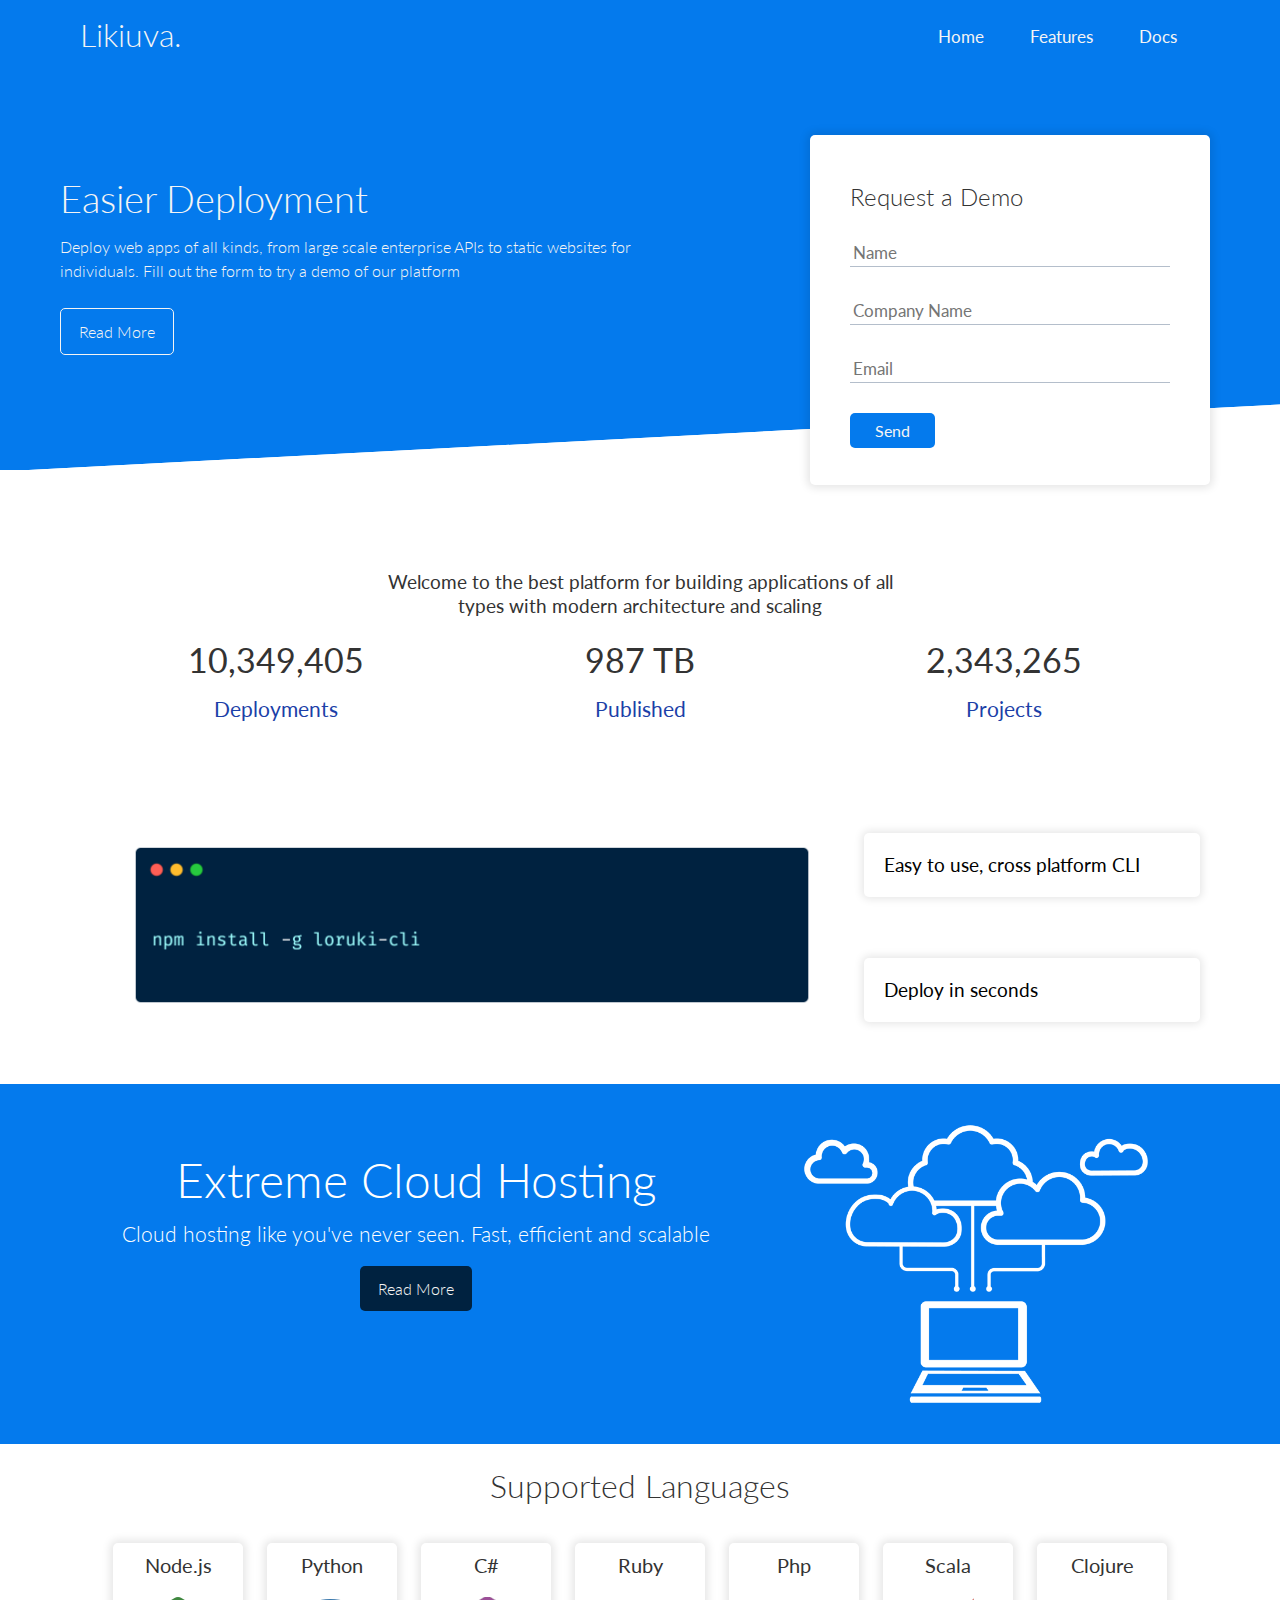
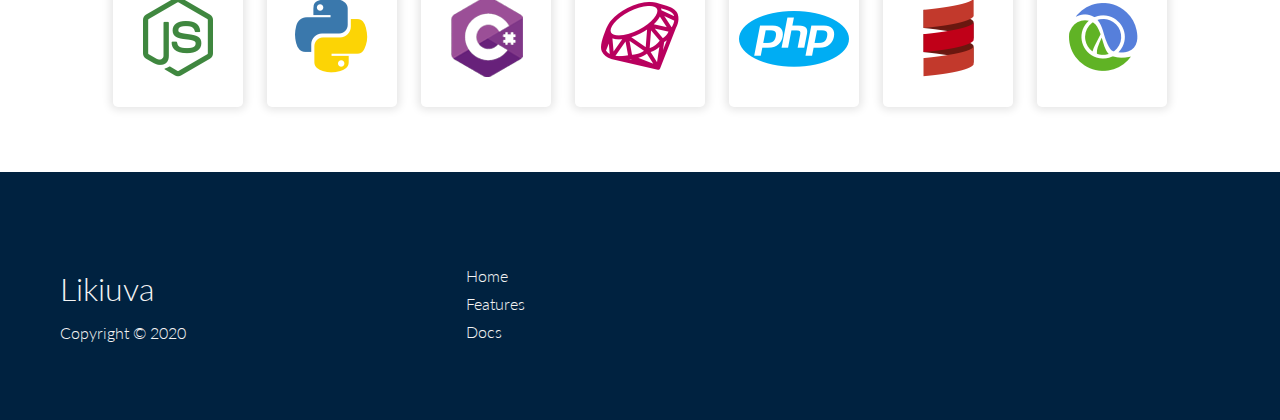
<file: index.html>
<!DOCTYPE html>
<html lang="en">

<head>
    <meta charset="UTF-8">
    <meta http-equiv="X-UA-Compatible" content="IE=edge">
    <meta name="viewport" content="width=device-width, initial-scale=1.0">
    <title>Likiuva</title>
    <link rel="stylesheet" href="css/style.css">

    <link rel="stylesheet" href="https://cdnjs.cloudflare.com/ajax/libs/font-awesome/5.15.3/css/all.min.css"
        integrity="sha512-iBBXm8fW90+nuLcSKlbmrPcLa0OT92xO1BIsZ+ywDWZCvqsWgccV3gFoRBv0z+8dLJgyAHIhR35VZc2oM/gI1w=="
        crossorigin="anonymous" />
</head>

<body>
    <!-- Header Section -->
    <div class="header">
        <div class="container flex">
            <div class="logo">Likiuva.</div>
            <div class="navbar flex">
                <a href="index.html">Home</a>
                <a href="features.html">Features</a>
                <a href="doc.html">Docs</a>
            </div>
        </div>
    </div>

    <!-- Showcase Section -->
    <section class="showcase">
        <div class="container flex">
            <div class="showcase-text">
                <h1 class="showcase-text-heading">
                    Easier Deployment
                </h1>
                <p class="showcase-text-para">
                    Deploy web apps of all kinds, from large scale enterprise APIs to static websites for individuals.
                    Fill out the form to try a demo of our platform
                </p>
                <button class="showcase-text-btn btn">
                    Read More
                </button>
            </div>
            <div class="showcase-form">
                <h2 class="showcase-form-heading">Request a Demo</h2>
                <input type="text" placeholder="Name" required>
                <input type="text" placeholder="Company Name" required>
                <input type="email" placeholder="Email" required>
                <button class="showcase-form-btn">Send</button>
            </div>
        </div>
    </section>

    <!-- Stats -->
    <section class="stats">
        <div class="container">
            <h3 class="stats-heading text-align">
                Welcome to the best platform for building applications of all types with modern
                architecture and scaling
            </h3>
            <div class="about-stats flex">
                <div class="deployment-stats">
                    <i class="fas fa-server text-align"></i>
                    <h3 class="text-align">10,349,405</h3>
                    <p class="secondary-text text-align">Deployments</p>
                </div>
                <div class="published-stats">
                    <i class="fas fa-upload text-align"></i>
                    <h3 class="text-align">987 TB</h3>
                    <p class="secondary-text text-align">Published</p>
                </div>
                <div class="project-stats">
                    <i class="fas fa-project-diagram text-align"></i>
                    <h3 class="text-align">2,343,265</h3>
                    <p class="secondary-text text-align">Projects</p>
                </div>
            </div>
        </div>
    </section>

    <!-- CLI -->
    <section class="cli">
        <div class="container flex">
            <div class="npm">
                <img width="550px" src="./images/cli.png" alt="npm">
            </div>
            <div class="cards">
                <div class="card">Easy to use, cross platform CLI</div>
                <div class="card">Deploy in seconds</div>
            </div>
        </div>
    </section>

    <!-- Cloud -->
    <section class="cloud">
        <div class="container flex">
            <div class="cloud-details">
                <h1 class="cloud-heading text-align">Extreme Cloud Hosting</h1>
                <p class="cloud-para text-align">Cloud hosting like you've never seen. Fast, efficient and scalable</p>
                <button class="clound-btn btn">Read More</button>
            </div>
            <img src="./images/cloud.png" alt="cloud" title="cloud" class="cloud-img">
        </div>
    </section>

    <!-- Languages -->
    <section class="language">
        <div class="container">
            <h1 class="language-heading text-align">
                Supported Languages
            </h1>
            <div class="language-container flex">
                <div class="language-card">
                    <h4 class="text-align">Node.js</h4>
                    <img src="./images/logos/node.png" alt="">
                </div>
                <div class="language-card">
                    <h4 class="text-align">Python</h4>
                    <img src="./images/logos/python.png" alt="">
                </div>
                <div class="language-card">
                    <h4 class="text-align">C#</h4>
                    <img src="./images/logos/csharp.png" alt="">
                </div>
                <div class="language-card">
                    <h4 class="text-align">Ruby</h4>
                    <img src="./images/logos/ruby.png" alt="">
                </div>
                <div class="language-card">
                    <h4 class="text-align">Php</h4>
                    <img src="./images/logos/php.png" alt="">
                </div>
                <div class="language-card">
                    <h4 class="text-align">Scala</h4>
                    <img src="./images/logos/scala.png" alt="">
                </div>
                <div class="language-card">
                    <h4 class="text-align">Clojure</h4>
                    <img src="./images/logos/clojure.png" alt="">
                </div>
            </div>
        </div>
    </section>

    <!-- Footer -->
    <section class="footer">
        <div class="container flex">
            <div class="copyright-section">
                <div class="logo">Likiuva</div>
                <div class="copyright">Copyright © 2020</div>
            </div>
            <div class="footer-nav flex">
                <a href="">Home</a>
                <a href="">Features</a>
                <a href="">Docs</a>
            </div>
            <div class="social-media flex">
                <i class="fab fa-github"></i>
                <i class="fab fa-facebook"></i>
                <i class="fab fa-instagram"></i>
                <i class="fab fa-twitter"></i>
            </div>
        </div>
    </section>
</body>

</html>
</file>
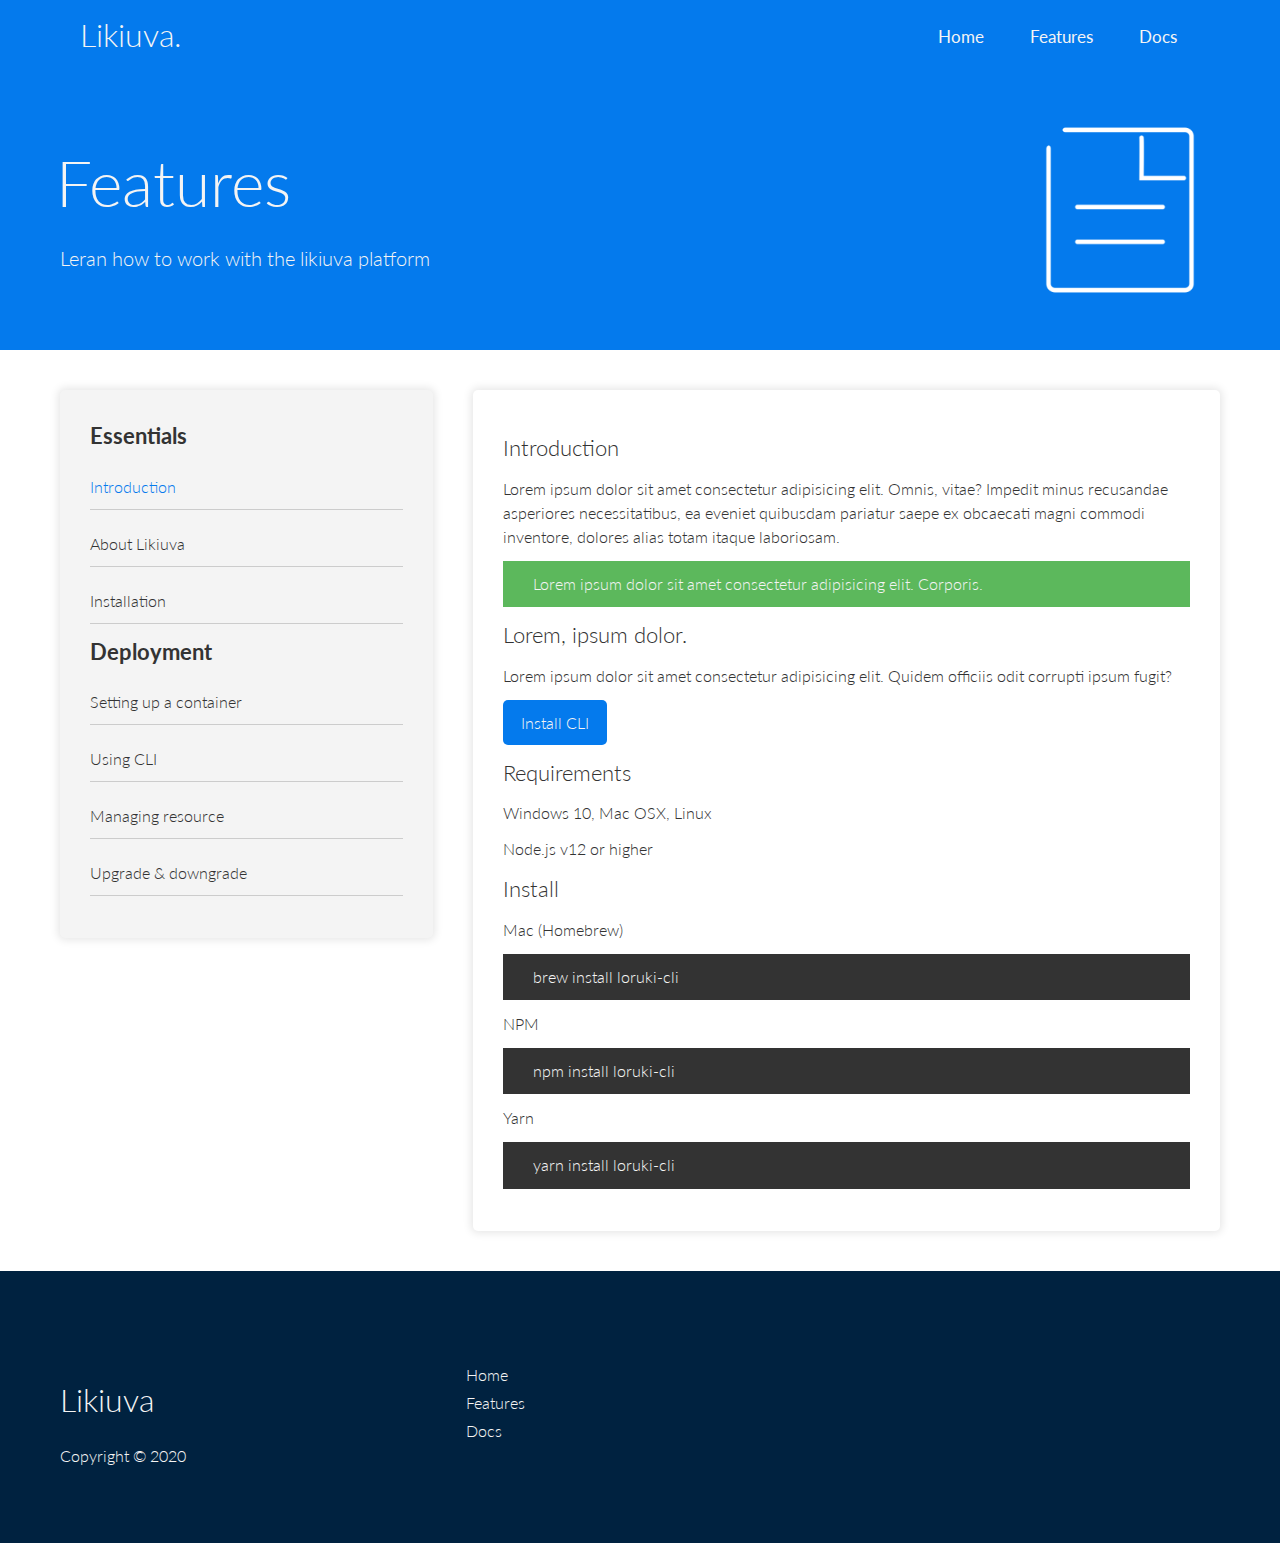
<file: doc.html>
<!DOCTYPE html>
<html lang="en">

<head>
    <meta charset="UTF-8">
    <meta http-equiv="X-UA-Compatible" content="IE=edge">
    <meta name="viewport" content="width=device-width, initial-scale=1.0">
    <title>Likiuva</title>
    <link rel="stylesheet" href="css/style.css">
    <link rel="stylesheet" href="css/feature.css">
    <link rel="stylesheet" href="css/doc.css">

    <link rel="stylesheet" href="https://cdnjs.cloudflare.com/ajax/libs/font-awesome/5.15.3/css/all.min.css"
        integrity="sha512-iBBXm8fW90+nuLcSKlbmrPcLa0OT92xO1BIsZ+ywDWZCvqsWgccV3gFoRBv0z+8dLJgyAHIhR35VZc2oM/gI1w=="
        crossorigin="anonymous" />
</head>

<body>
    <!-- Header Section -->
    <div class="header">
        <div class="container flex">
            <div class="logo">Likiuva.</div>
            <div class="navbar flex">
                <a href="index.html">Home</a>
                <a href="features.html">Features</a>
                <a href="doc.html">Docs</a>
            </div>
        </div>
    </div>


    <!-- Document Section -->
    <section id="doc">
        <div class="container flex">
            <div class="doc-detail">
                <h1>Features</h1>
                <p class="doc-para">Leran how to work with the likiuva platform</p>
            </div>
            <div class="doc-image">
                <img src="images/docs.png" alt="">
            </div>
        </div>
    </section>

    <!-- Main Document Section -->
    <section id="main-doc">
        <div class="container grid">
            <div class="card">
                <h3>Essentials</h3>
                <nav>
                    <p class="active">Introduction</p>
                    <p>About Likiuva</p>
                    <p>Installation</p>
                </nav>
                <h3>Deployment</h3>
                <nav>
                    <p>Setting up a container</p>
                    <p>Using CLI</p>
                    <p>Managing resource</p>
                    <p>Upgrade & downgrade</p>
                </nav>
            </div>
            <div class="card">
                <h3>Introduction</h3>
                <p>Lorem ipsum dolor sit amet consectetur adipisicing elit. Omnis, vitae? Impedit minus recusandae
                    asperiores necessitatibus, ea eveniet quibusdam pariatur saepe ex obcaecati magni commodi inventore,
                    dolores alias totam itaque laboriosam.</p>
                <p class="info">
                    <i class="fas fa-info"></i>Lorem ipsum dolor sit amet consectetur adipisicing elit. Corporis.
                </p>
                <h3>Lorem, ipsum dolor.</h3>
                <p>Lorem ipsum dolor sit amet consectetur adipisicing elit. Quidem officiis odit corrupti ipsum fugit?
                </p>
                <button class="btn doc-btn">Install CLI</button>
                <h3>Requirements</h3>
                <p>Windows 10, Mac OSX, Linux</p>
                <p>Node.js v12 or higher</p>
                <h3>Install</h3>
                <p>Mac (Homebrew)</p>
                <p class="cammad">
                    <i class="fas fa-dollar-sign"></i>
                    brew install loruki-cli
                </p>
                <p>NPM</p>
                <p class="cammad">
                    <i class="fas fa-dollar-sign"></i>
                    npm install loruki-cli
                </p>
                <p>Yarn</p>
                <p class="cammad">
                    <i class="fas fa-dollar-sign"></i>
                    yarn install loruki-cli
                </p>
            </div>
        </div>
    </section>



    <!-- Footer -->
    <section class="footer">
        <div class="container flex">
            <div class="copyright-section">
                <div class="logo">Likiuva</div>
                <div class="copyright">Copyright © 2020</div>
            </div>
            <div class="footer-nav flex">
                <a href="">Home</a>
                <a href="">Features</a>
                <a href="">Docs</a>
            </div>
            <div class="social-media flex">
                <i class="fab fa-github"></i>
                <i class="fab fa-facebook"></i>
                <i class="fab fa-instagram"></i>
                <i class="fab fa-twitter"></i>
            </div>
        </div>
    </section>

</body>

</html>
</file>
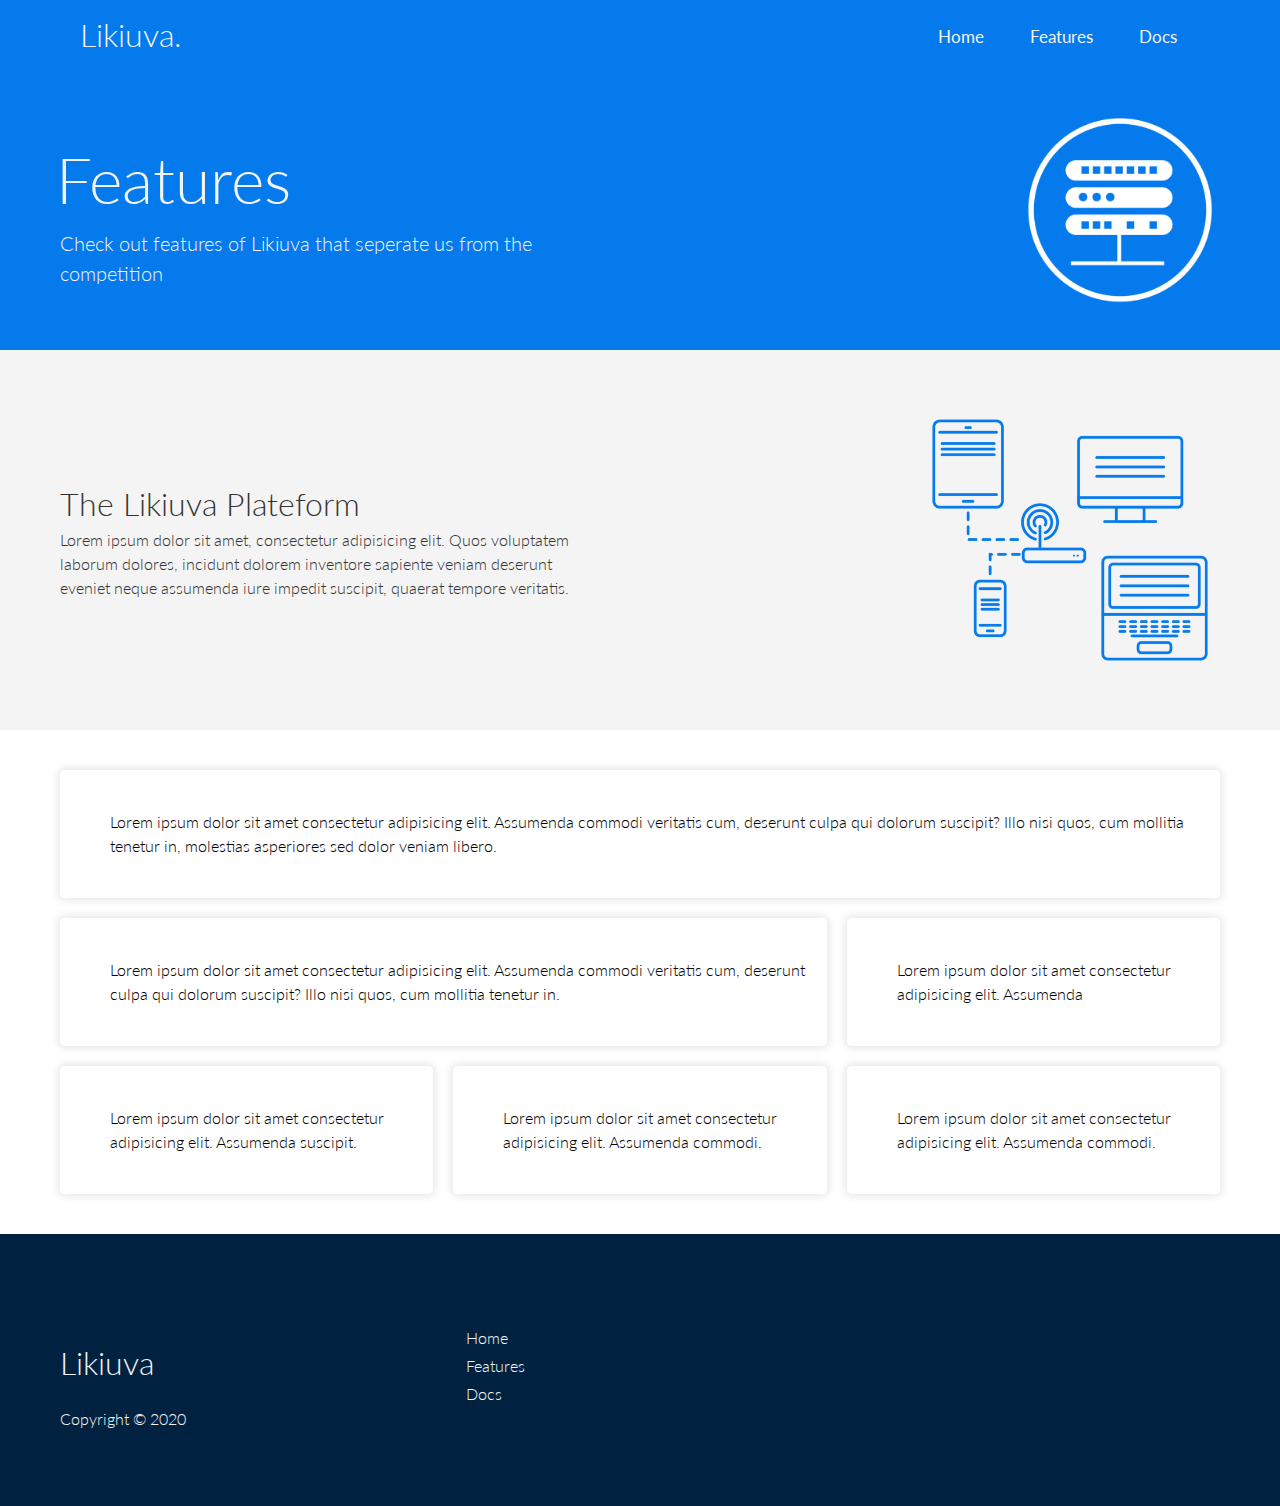
<file: features.html>
<!DOCTYPE html>
<html lang="en">

<head>
    <meta charset="UTF-8">
    <meta http-equiv="X-UA-Compatible" content="IE=edge">
    <meta name="viewport" content="width=device-width, initial-scale=1.0">
    <title>Likiuva</title>

    <link rel="stylesheet" href="css/style.css">
    <link rel="stylesheet" href="https://cdnjs.cloudflare.com/ajax/libs/font-awesome/5.15.3/css/all.min.css"
        integrity="sha512-iBBXm8fW90+nuLcSKlbmrPcLa0OT92xO1BIsZ+ywDWZCvqsWgccV3gFoRBv0z+8dLJgyAHIhR35VZc2oM/gI1w=="
        crossorigin="anonymous" />

    <link rel="stylesheet" href="css/feature.css">
</head>

<body>
    <!-- Header Section -->
    <div class="header">
        <div class="container flex">
            <div class="logo">Likiuva.</div>
            <div class="navbar flex">
                <a href="index.html">Home</a>
                <a href="features.html">Features</a>
                <a href="doc.html">Docs</a>
            </div>
        </div>
    </div>


    <!-- Feature Section -->
    <section id="feature">
        <div class="container flex">
            <div class="feature-detail">
                <h1>Features</h1>
                <p class="feature-para">Check out features of Likiuva that seperate us from the competition</p>
            </div>
            <div class="feature-image">
                <img src="images/server.png" alt="">
            </div>
        </div>
    </section>


    <!-- Platform Section -->
    <section id="platform">
        <div class="container flex">
            <div class="platform-detail">
                <h2>The Likiuva Plateform</h2>
                <p class="platform-para">Lorem ipsum dolor sit amet, consectetur adipisicing elit. Quos voluptatem
                    laborum
                    dolores, incidunt dolorem inventore sapiente veniam deserunt eveniet neque assumenda iure impedit
                    suscipit, quaerat tempore veritatis.</p>
            </div>
            <div class="platform-image">
                <img src="images/server2.png" alt="">
            </div>
        </div>
    </section>

    <!-- Sub-Features Section -->

    <section id="sub-feature">
        <div class="container grid">
            <div class="card">
                <i class="fas fa-server"></i>
                <p>
                    Lorem ipsum dolor sit amet consectetur adipisicing elit. Assumenda commodi veritatis cum, deserunt
                    culpa
                    qui dolorum suscipit? Illo nisi quos, cum mollitia tenetur in, molestias asperiores sed dolor veniam
                    libero.
                </p>
            </div>
            <div class="card">
                <i class="fas fa-network-wired"></i>
                <p>
                    Lorem ipsum dolor sit amet consectetur adipisicing elit. Assumenda commodi veritatis cum, deserunt
                    culpa
                    qui dolorum suscipit? Illo nisi quos, cum mollitia tenetur in.
                </p>
            </div>
            <div class="card">
                <i class="fas fa-laptop-code"></i>
                <p>
                Lorem ipsum dolor sit amet consectetur adipisicing elit. Assumenda 
                </p>
            </div>
            <div class="card">
                <i class="fas fa-database"></i>
                <p>
                Lorem ipsum dolor sit amet consectetur adipisicing elit. Assumenda suscipit.
                </p>
            </div>
            <div class="card">
                <i class="fas fa-power-off"></i>
                <p>
                Lorem ipsum dolor sit amet consectetur adipisicing elit. Assumenda commodi.
                </p>
            </div>
            <div class="card">
                <i class="fas fa-upload"></i>
                <p>
                    Lorem ipsum dolor sit amet consectetur adipisicing elit. Assumenda commodi.
                </p>
            </div>
        </div>
    </section>


    <!-- Footer -->
    <section class="footer">
        <div class="container flex">
            <div class="copyright-section">
                <div class="logo">Likiuva</div>
                <div class="copyright">Copyright © 2020</div>
            </div>
            <div class="footer-nav flex">
                <a href="">Home</a>
                <a href="">Features</a>
                <a href="">Docs</a>
            </div>
            <div class="social-media flex">
                <i class="fab fa-github"></i>
                <i class="fab fa-facebook"></i>
                <i class="fab fa-instagram"></i>
                <i class="fab fa-twitter"></i>
            </div>
        </div>
    </section>
</body>

</html>
</file>
<file: css/style.css>
@import url('https://fonts.googleapis.com/css2?family=Lato:wght@100;300;400&display=swap');

:root{
    --primary-color: #047aed;
    --secondary-color: #1c3fa8;
    --dark-color: #002240;
    --light-color: #f4f4f4;
    --success-color: #5cb85c;
    --error-color: #d9534f;
}

.container {
    max-width: 1200px;
    padding: 0px 20px;
    margin: 0px auto;
}

.text-align{
    text-align: center;
}

.flex {
    display: flex;
    flex-direction: row;
}

.btn {
    font-size: 1em;
    font-family: 'Lato', sans-serif;
    font-weight: 300;
    padding: 13px 18px;
    border-radius: 5px;
    color: var(--light-color);
    cursor: pointer;
    display: block;
}

.btn:hover {
    transform: scale(0.96);
}

* {
    padding: 0%;
    margin: 0%;
    box-sizing: border-box;
    outline: none;
}
body{
    font-family: 'Lato', sans-serif;
    line-height: 1.5em;
    overflow: auto  ;
}

/* Header Section */

.header {
    background-color: var(--primary-color);
    color: var(--light-color);
    height: 70px;
}
.header > div {
    justify-content: space-between;
    align-items: center;
    height: 100%;
    padding: 0px 40px;
}

.logo {
    font-size: 2em;
    font-weight: 300;
}

.navbar>a{
    color: var(--light-color);
    text-decoration: none;
    font-size: 1.04em;
    display: block;
    padding: 0px 13px;
    height: 30px;
    margin: 0px 10px;
    position: relative;
    top: 5px;
}

.navbar>a:hover {
    border-bottom: 2px solid var(--light-color);
}

/* Showcase Section */

.showcase {
    height: 400px;
    background-color: var(--primary-color);
    position: relative;
}

.showcase>div{
    height: 100%;
    align-items: center;
    justify-content: space-between;

}

.showcase-text {
    color: var(--light-color);
    width: 55%;
    font-weight: 300;
    animation: slideFromLeft 1200ms linear 100ms 1;
}

.showcase-text-heading {
    font-size: 2.4em;
    margin-bottom: 25px;
    font-weight: 300;
}

.showcase-text-para {
    font-size: 1em;
    margin-bottom: 25px;
}

.showcase-text-btn {
    background-color: var(--primary-color);
    border: 1px solid var(--light-color);
}

.showcase-form {
    width: 400px;
    height: 350px;
    background-color: white;
    padding: 50px 40px;
    border-radius: 5px;
    color: #333;
    margin: 0px 10px;
    z-index: 1;
    position: relative;
    top: 40px;
    box-shadow: 0px 0px 8px 3px rgba(0, 0, 0, 0.1);
    animation: slideFromRight 1200ms linear 100ms 1;
}

.showcase-form-heading {
    font-size: 1.5em;
    font-weight: 300;
    margin-bottom: 20px;
}

.showcase-form input {
    display: block;
    border: none;
    font-family: 'Lato', sans-serif;
    font-size: 1.05em;
    font-weight: 400;
    background-color: transparent;
    border-bottom: 1px solid #b4becb;
    width: 100%;
    margin: 30px 0px;
    padding: 3px;
}

.showcase-form-btn {
    display: block;
    font-size: 1em;
    font-weight: 400;
    font-family: inherit;
    padding: 8px 25px;
    color: var(--light-color);
    background-color: var(--primary-color);
    border: none;
    border-radius: 5px;
    cursor: pointer;
}

.showcase-form-btn:hover {
    transform: scale(0.96);
}

.showcase::after,
.showcase::before {
    content: "";
    position: absolute;
    left: 0;
    right: 0;
    bottom: -78px;
    height: 110px;
    background-color: white;
    transform: skewY(-3deg);
}

/* Stats Section */
.stats {
    margin-top: 100px;
    animation: slideFromBottom 1200ms linear 100ms 1;

}
.stats>div{
    padding: 0px 40px;
}
.stats-heading {
    max-width: 530px;
    font-weight: 400;
    margin: auto;
    color: #333;
}

.about-stats {
    justify-content: space-evenly;
    align-items: center;
}

.deployment-stats,
.published-stats,
.project-stats {
    width: 30%; 
    padding: 30px 0px;
}

.fas {
    font-size: 3em;
    color: #333;
    padding: 20px 0px;
    width: 100%;
}

.deployment-stats h3,
.published-stats h3,
.project-stats h3 {
    font-size: 2.1em;
    color: #333;
    font-weight: 400;
    margin-bottom: 25px;
}

.secondary-text {
    font-size: 1.3em;
    font-weight: 400;
    color: var(--secondary-color);
}

/* CLI Section */

.cli {
    margin-top: 20px;
}
.cli>div {
    padding: 0px 40px;
}
.npm{
    width: 70%;
    display: block;
    margin: 20px 0px;
}
.npm> img {
    width: 100%;
}
.cards {
    width: 30%;
    display: flex;
    flex-direction: column;
    justify-content: space-evenly;
}
.card {
    width: 100%;
    padding: 20px;
    border-radius: 5px;
    box-shadow: 0px 0px 8px 2px rgba(0, 0, 0, 0.1);
    font-size: 1.16em;
}

/* Cloud Section */
.cloud {
    background-color: var(--primary-color);
}

.cloud>div {
    padding: 26px 40px;
}

.cloud-details{
    width: 60%;
    color: white;
}

.cloud-heading {
    font-size: 3em;
    font-weight: 300;
    padding: 58px 0px 30px 0px;
}

.cloud-para {
    font-size: 1.3em;
    font-weight: 300;
}

.clound-btn {
    background-color: var(--dark-color);
    border: none;
    margin: 20px auto;
}

.cloud-img {
    width: 40%;
}

.cloud-img img {
    width: 100%;
    display: block;
}

/* Languages Section */

.language > div {
    padding: 30px 40px;
}

.language-heading {
    font-weight: 300;
    font-size: 2em;
    padding-bottom: 10px;
    color: #333;
}

.language-container {
    flex-wrap: wrap;
    justify-content: center;
}
.language-card {
    width: 130px;
    margin: 35px 12px;
    border-radius: 5px;
    box-shadow: 0px 0px 8px 3px rgba(0, 0, 0, 0.1);
    transition: all 300ms ease-in-out;
}

.language-card:hover {
    transform: translateY(-20px);
}

.language-card > h4 {
    color: #333;
    font-weight: 400;
    padding: 10px 0px 20px 0px;
    font-size: 1.28em;
}

.language-card > img {
    display: block;
    margin: 0px auto 30px auto;
}

/* Footer */
.footer {
    background-color: var(--dark-color);
    color: var(--light-color);
    padding: 90px 10px 70px 10px;
}

.footer > div {
    justify-content: space-between;
}

.copyright-section,
.footer-nav {
    width: 35%;
}

.copyright-section > .logo,
.copyright-section > .copyright {
    padding: 15px 0px 5px 0px;
    font-weight: 300;
}

.footer-nav {
    flex-direction: column;
}

.footer-nav > a {
    color: var(--light-color);
    text-decoration: none;
    font-weight: 300;
    padding: 2px 0px;
}

.social-media {
    width: 30%;
    justify-content: center;
}

.social-media i {
    font-size: 2em;
    display: block;
    cursor: pointer;
    margin: 34px 10px;
}

@keyframes slideFromRight {
    from {
        transform: translateX(100%);
        opacity: 0;
    }
    to {
        transform: translateX(0%);
        opacity: 1;
    }
}

@keyframes slideFromLeft {
    from {
        transform: translateX(-100%);
        opacity: 0;
    }
    to {
        transform: translateX(0%);
        opacity: 1;
    }
}

@keyframes slideFromBottom {
    from {
        transform: translateY(100%);
        opacity: 0;
    }
    to {
        transform: translateY(0%);
        opacity: 1;
    }
}

/* Tablets and under */
@media (max-width: 768px) {
    .showcase {
        height: 600px;
    }

    .showcase>div {
        flex-direction: column;
        padding: 50px 0px 0px 0px;
    }

    .showcase-text {
        width: 93%;
        text-align: center;
    }

    .showcase-text-btn {
        margin: auto;
    }

    .stats {
        margin-top: 90px;
    }

    .deployment-stats,
    .published-stats,
    .project-stats {
        width: 100%; 
        padding: 30px 0px;
    }

    .about-stats ,.cli>div,.cloud>div,.footer > div {
        flex-direction: column;
    }

    .npm{
        width: 100%;
        margin: 0px 0px 20px 0px;
    }

    .cards {
        width: 95%;
    }

    .card {
        margin-bottom: 40px;
    }

    .cloud-details{
        width: 100%;
    }

    .cloud-heading {
        padding: 40px 0px 30px 0px;
    }

    .cloud-img {
        width: 100%;
    }

    .copyright-section,
    .footer-nav,
    .social-media  {
        width: 100%;
        margin-bottom: 15px;
    }

    .social-media{
        justify-content: flex-start;
    }

    .social-media i {
        margin: 0px 10px;
    }
}

/* Mobile */

@media (max-width: 500px) {
    .header {
        height: 110px;
    }

    .header > div {
        flex-direction: column;
        justify-content: space-evenly;
    }

    .navbar>a {
        margin: 0px;
        padding: 0px 13px;
        position: static;
    }

    .showcase-text-heading {
        line-height: 1.2em;
    }

    .showcase-form {
        width: 310px;
    }

    .stats {
        margin-top: 170px;
    }

    .stats>div{
        padding: 0px 15px;
    }

    .stats-heading {
        line-height: 1.5em;
        width: 100%;
        font-size: 1.1em;
    }
    
    .deployment-stats,
    .published-stats,
    .project-stats {
        padding: 15px 0px;
    }

    .cloud>div {
        padding: 26px 30px;
    }

    .cloud-heading {
        line-height: 1.2em;
        margin: auto;
        padding: 20px 30px;
    }

    .language > div {
        padding: 30px 10px;
    }
}
</file>
<file: css/feature.css>
@import url('https://fonts.googleapis.com/css2?family=Lato:wght@100;300;400&display=swap');

:root{
    --primary-color: #047aed;
    --secondary-color: #1c3fa8;
    --dark-color: #002240;
    --light-color: #f4f4f4;
    --success-color: #5cb85c;
    --error-color: #d9534f;
}

* {
    padding: 0;
    margin: 0%;
    box-sizing: border-box;
}

body {
    line-height: 1.5;
}

h1 {
    font-size: 4rem;
    position: relative;
    right: 4px;
}

h2 {
    font-size: 2rem;
}

h1,h2,p {
    font-weight: 300;
}

p {
    font-size: 1rem;
}

/* Feature Section */

#feature {
    background-color: var(--primary-color);
    color: var(--light-color);
    padding: 1.25em;
}

#feature .container {
    justify-content: space-between;
    padding: 1.25rem;
}

.feature-detail {
    display: flex;
    flex-direction: column;
    justify-content: center;
    width: 47%;
}

.feature-para {
    font-size: 1.25rem;
} 

.feature-image {
    width: 47%;
}

#feature img {
    display: block;
    margin-left: auto;
    width: 200px;
}

/* Plateform Section */

#platform {
    background-color: var(--light-color);
    padding: 1.25em;
}

#platform .container {
    justify-content: space-between;
    padding: 1.25rem;
}

.platform-detail {
    display: flex;
    flex-direction: column;
    justify-content: center;
    width: 47%;
}

#platform h2 , .platform-para {
    color: #333;
} 

.platform-image {
    width: 47%;
}

#platform img {
    display: block;
    margin-left: auto;
    width: 300px;
}

/* Sub-Features Section */
#sub-feature {
    padding: 40px 20px;
}

.grid {
    display: grid;
    grid-template-columns: repeat(3,1fr);
    grid-gap: 20px;
}

#sub-feature .grid > *:first-child {
    grid-column: 1 /span 3;
}

#sub-feature .grid > *:nth-child(2) {
    grid-column: 1 /span 2;
}

#sub-feature .card {
    display: flex;
    justify-content: center;
    align-items: center;
    padding: 40px 20px;
}

#sub-feature .fas {
    width: auto;
    margin-right: 30px;
}

@media screen and (max-width:769px) {
    #feature .container,#platform .container  {
        flex-direction: column;
        text-align: center;
    }

    .feature-detail,.feature-image,.platform-detail ,.platform-image {
        width: 100%;
    }

    img {
        margin: auto;
    }

    #sub-feature .grid > *.card {
        grid-column: 1 /span 3;
    }

    
}
</file>
<file: css/doc.css>
/* Document Section */
body {
    color: #333;
}

:root{
    --primary-color: #047aed;
    --secondary-color: #1c3fa8;
    --dark-color: #002240;
    --light-color: #f4f4f4;
    --success-color: #5cb85c;
    --error-color: #d9534f;
}

.active {
    color: var(--primary-color);
}

#doc {
    background-color: var(--primary-color);
    color: var(--light-color);
    padding: 1.25em;
}

#doc .container {
    justify-content: space-between;
    padding: 1.25rem;
}

.doc-detail {
    display: flex;
    flex-direction: column;
    justify-content: center;
    width: 47%;
}

.doc-para {
    font-size: 1.25rem;
} 

.doc-image {
    width: 47%;
}

#doc img {
    display: block;
    margin-left: auto;
    width: 200px;
}

/* Main Document Section */

#main-doc {
    padding: 40px 20px;
}

#main-doc .grid {
    grid-template-columns: 1fr 2fr;
    align-items: flex-start;
    justify-content: center;
    grid-gap: 40px;
}

#main-doc .grid > *:first-child {
    background-color: var(--light-color);
}

#main-doc .card {
    padding: 30px;
}

#main-doc nav {
    margin: 10px 0px;
}

nav p {
    padding: 10px 0px;
    border-bottom: 1px solid #ccc;
}

#main-doc .card:nth-child(2) h3,p {
    margin: 12px 0px;
    font-weight: 300;
}

#main-doc .card:nth-child(2) .fas {
    display: inline;
    color: var(--light-color);
    font-size: 1.1rem;
    margin : 0 10px;
}

#main-doc .card:nth-child(2) .info {
    background-color: var(--success-color);
    padding: 10px ;
    color: var(--light-color);
}

.doc-btn {
    background-color: var(--primary-color);
    border: none;
    font-size: 1rem;
}

.doc-btn:hover {
    font-weight: bold;
}

.cammad {
    background-color: #333;
    padding: 10px;
    color: var(--light-color);
}

@media screen and (max-width:769px) {
    #doc .container {
        flex-direction: column;
    }

    .doc-detail ,.doc-image  {
        text-align: center;
        width: 100%;
    }

    #main-doc .grid {
        grid-template-columns: 1fr;
        grid-gap: 0px;
    }
    
}
</file>
